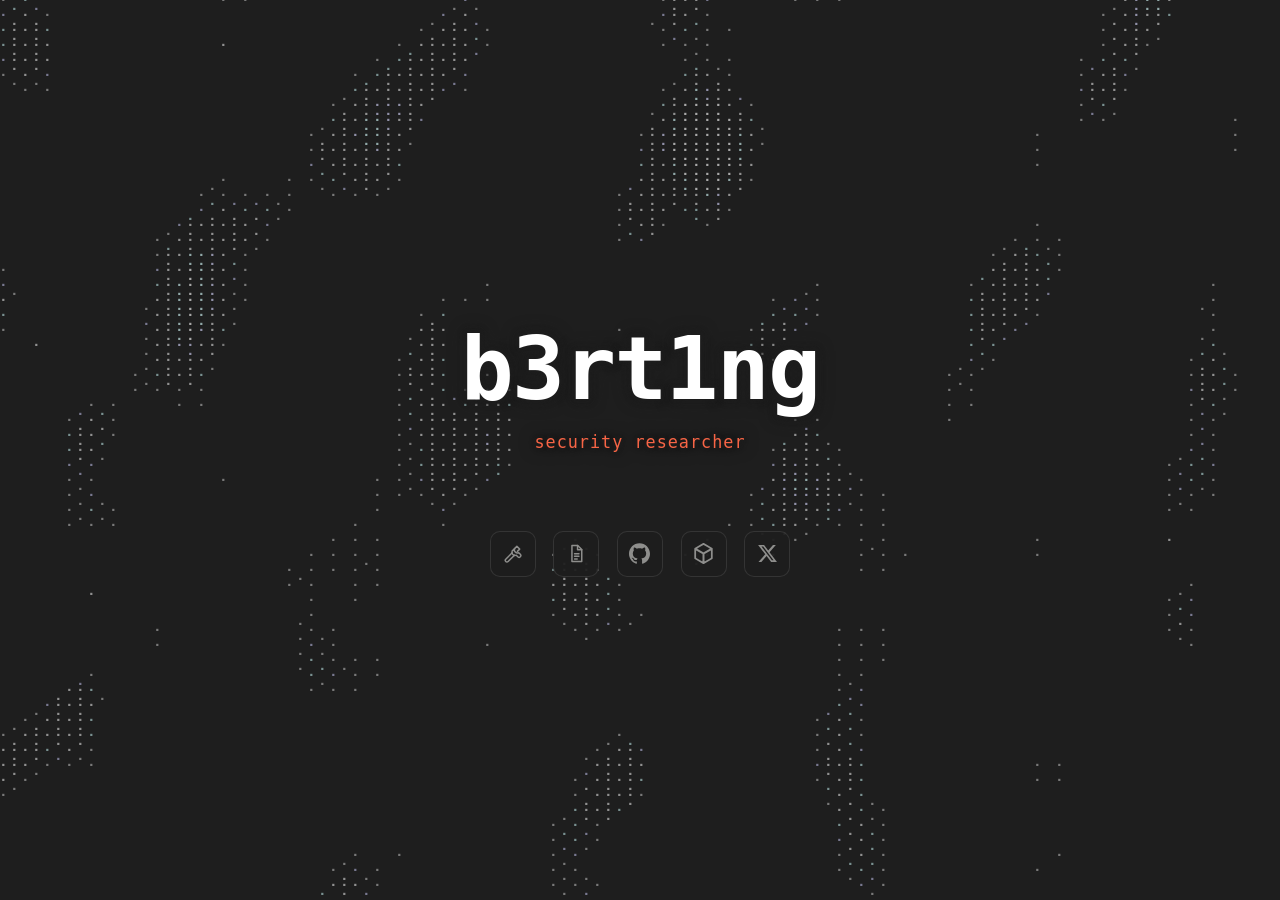
<file: index.html>
<!DOCTYPE html>
<html lang="en">
<head>
<meta charset="UTF-8">
<meta name="viewport" content="width=device-width, initial-scale=1.0">
<title>b3rt1ng</title>
<meta name="description" content="b3rt1ng: security researcher, offensive tool builder, CTF player.">
<link rel="icon" href="/favicon.svg" type="image/svg+xml">
<link rel="stylesheet" href="/css/style.css">
</head>
<body data-scene="wake">

<canvas id="c" aria-hidden="true"></canvas>

<main class="landing">
  <div class="landing__inner">
    <h1 class="landing__name">b3rt1ng</h1>
    <p class="landing__role" id="hero-role"></p>
    <p class="icon-hint" id="icon-hint" aria-hidden="true"></p>
    <nav class="iconrow" id="hero-links" aria-label="Links"></nav>
  </div>
</main>

<script src="/js/koi.js"></script>
<script src="/js/wake.js"></script>
<script src="/js/data.js"></script>
<script src="/js/site.js"></script>
</body>
</html>
</file>
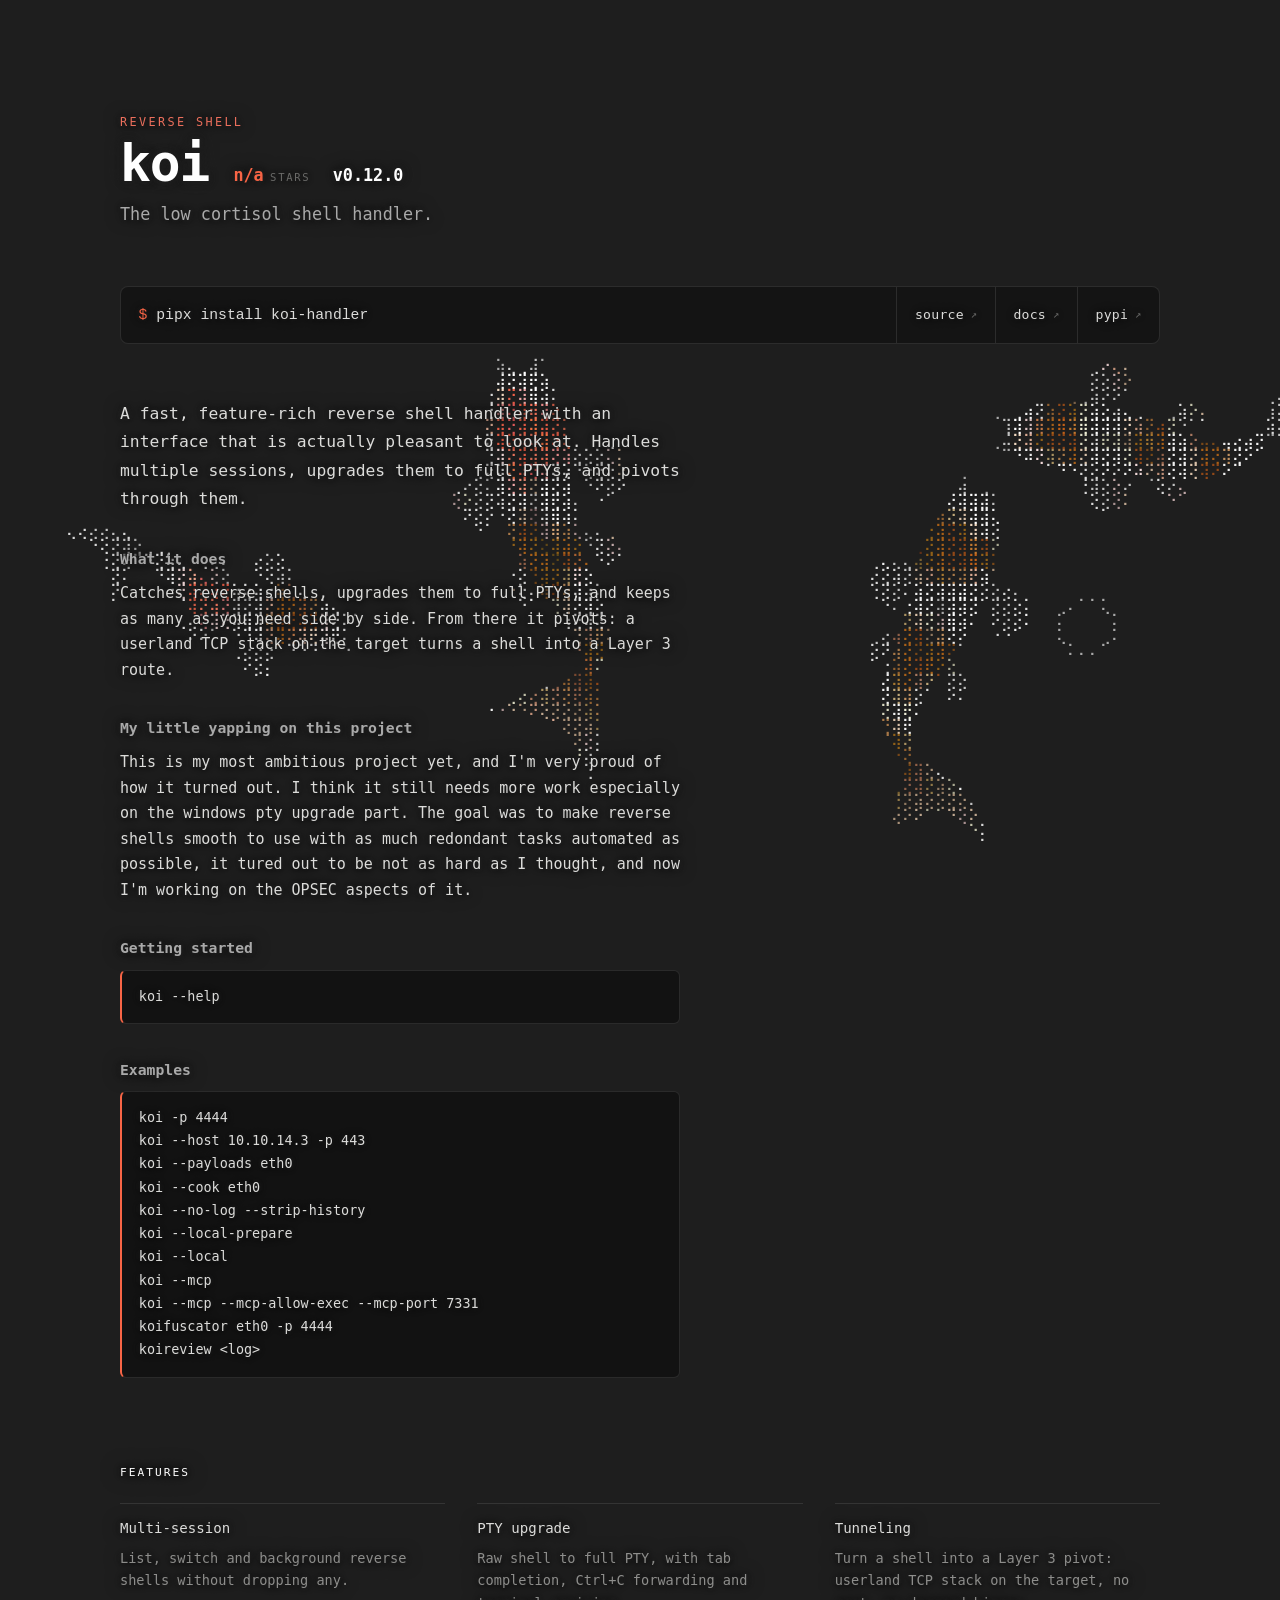
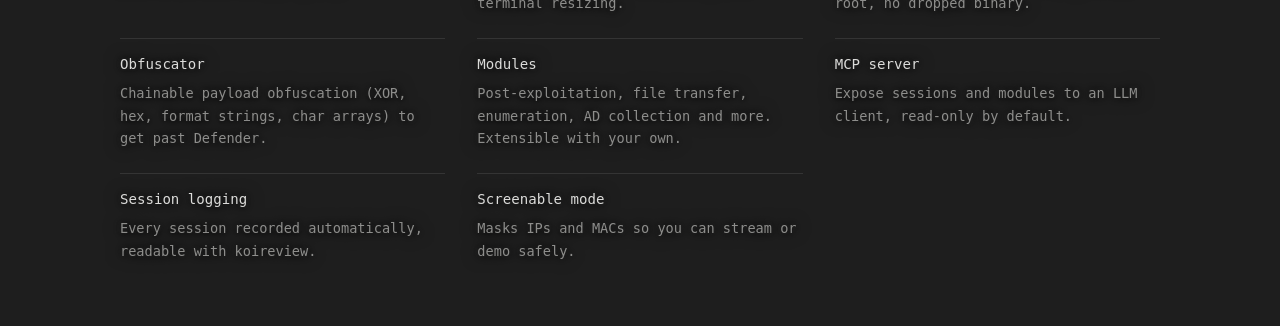
<file: koi/index.html>
<!DOCTYPE html>
<html lang="en">
<head>
<meta charset="UTF-8">
<meta name="viewport" content="width=device-width, initial-scale=1.0">
<title>b3rt1ng tools</title>
<meta name="description" content="Offensive security tooling built by b3rt1ng.">
<link rel="icon" href="/favicon.svg" type="image/svg+xml">
<link rel="stylesheet" href="/css/style.css">
</head>
<body data-scene="wake">

<canvas id="c" aria-hidden="true"></canvas>

<main>
  <section id="tools" class="section section--page">

    <div id="tool-index">
      <div id="tool-grid" class="tool-grid"></div>
    </div>

    <article id="tool-doc" class="tool-page" hidden>
      <header class="tool-hero">
        <div class="tool-hero__id">
          <p id="tool-doc-class" class="tool-hero__class"></p>
          <div class="tool-hero__line">
            <h2 id="tool-doc-name" class="tool-hero__name"></h2>
            <div id="tool-figures" class="tool-figures"></div>
          </div>
          <p id="tool-doc-tagline" class="tool-hero__tagline"></p>
        </div>
      </header>

      <div class="tool-get">
        <pre class="cmd tool-get__cmd"><code id="tool-doc-install"></code></pre>
        <div id="tool-doc-links" class="tool-get__links"></div>
      </div>

      <div class="tool-main">
        <div id="tool-doc-body" class="md tool-about"></div>
        <figure id="tool-demo" class="tool-demo" hidden>

          <img id="tool-demo-img" alt="" referrerpolicy="no-referrer" decoding="async">
        </figure>
      </div>

      <section class="tool-feats">
        <h2 class="tool-feats__head">features</h2>
        <div id="tool-doc-rows" class="feats"></div>
      </section>
    </article>

  </section>
</main>

<script src="/js/koi.js"></script>
<script src="/js/wake.js"></script>
<script src="/js/sigil-art.js"></script>
<script src="/js/octopus.js"></script>
<script src="/js/data.js"></script>
<script src="/js/edge-back.js"></script>
<script src="/js/site.js"></script>
<script src="/js/tools.js"></script>
</body>
</html>
</file>
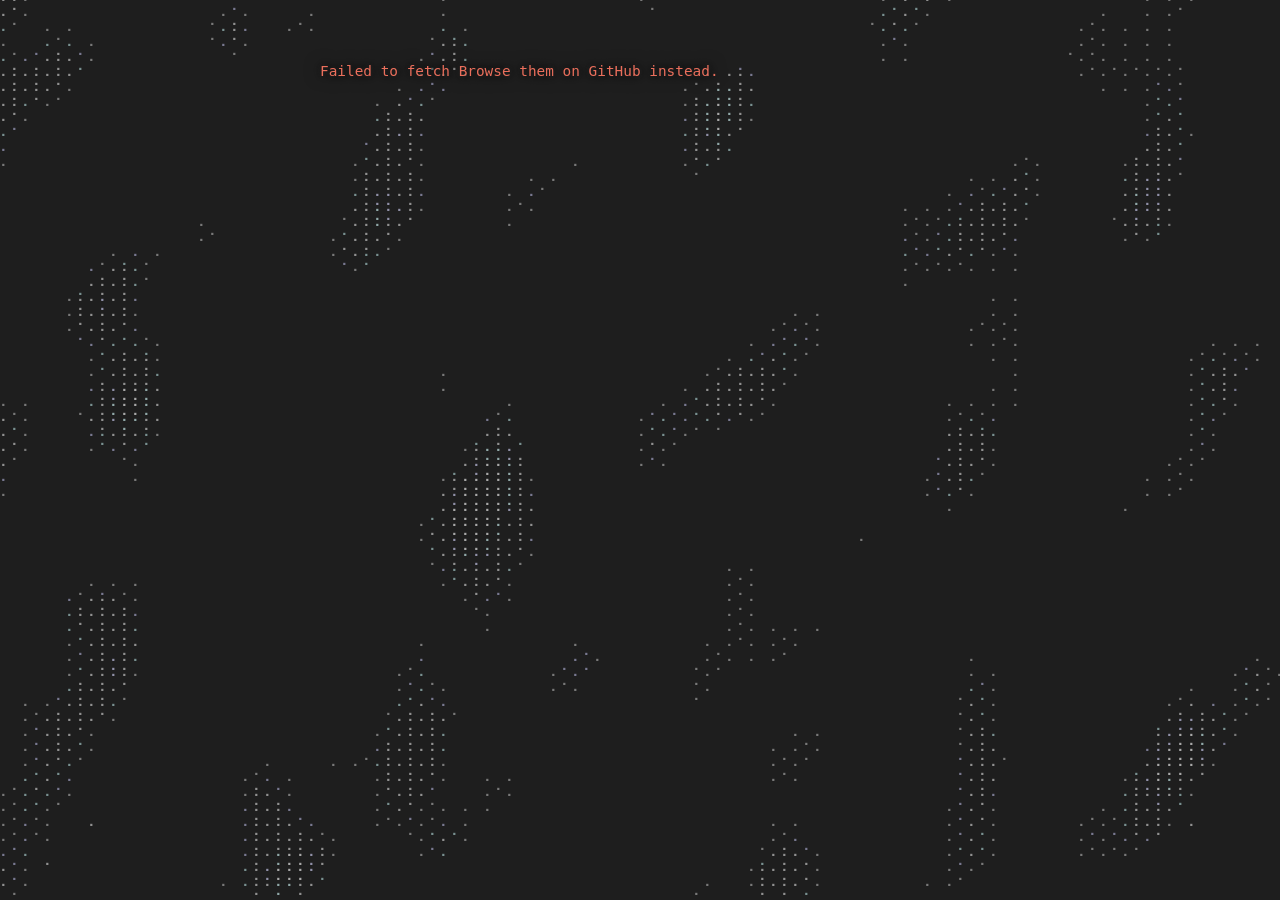
<file: writeups/index.html>
<!DOCTYPE html>
<html lang="en">
<head>
<meta charset="UTF-8">
<meta name="viewport" content="width=device-width, initial-scale=1.0">
<title>b3rt1ng writeups</title>
<meta name="description" content="CTF and HackTheBox writeups, read straight from the GitHub repo.">
<link rel="icon" href="/favicon.svg" type="image/svg+xml">
<link rel="stylesheet" href="/css/style.css">
</head>
<body data-scene="wake">

<canvas id="c" aria-hidden="true"></canvas>

<main class="main--half">
  <section id="writeups" class="section section--page">

    <div id="wu-index">
      <div id="wu-status" class="wu-status">Loading…</div>
      <div id="wu-tree"></div>
    </div>

    <article id="wu-doc" hidden>
      <div class="wu-doc__bar">
        <div id="wu-langs" class="wu-langs"></div>
      </div>
      <header class="wu-doc__head">
        <p id="wu-doc-platform" class="wu-doc__platform"></p>
        <h1 id="wu-doc-title" class="wu-doc__title"></h1>
        <p id="wu-doc-source" class="wu-doc__source"></p>
      </header>
      <div id="wu-doc-body" class="md"></div>
    </article>

  </section>
</main>

<script src="/js/koi.js"></script>
<script src="/js/wake.js"></script>
<script src="/js/vendor/marked.min.js"></script>
<script src="/js/vendor/purify.min.js"></script>
<script src="/js/data.js"></script>
<script src="/js/edge-back.js"></script>
<script src="/js/site.js"></script>
<script src="/js/writeups.js"></script>
</body>
</html>
</file>
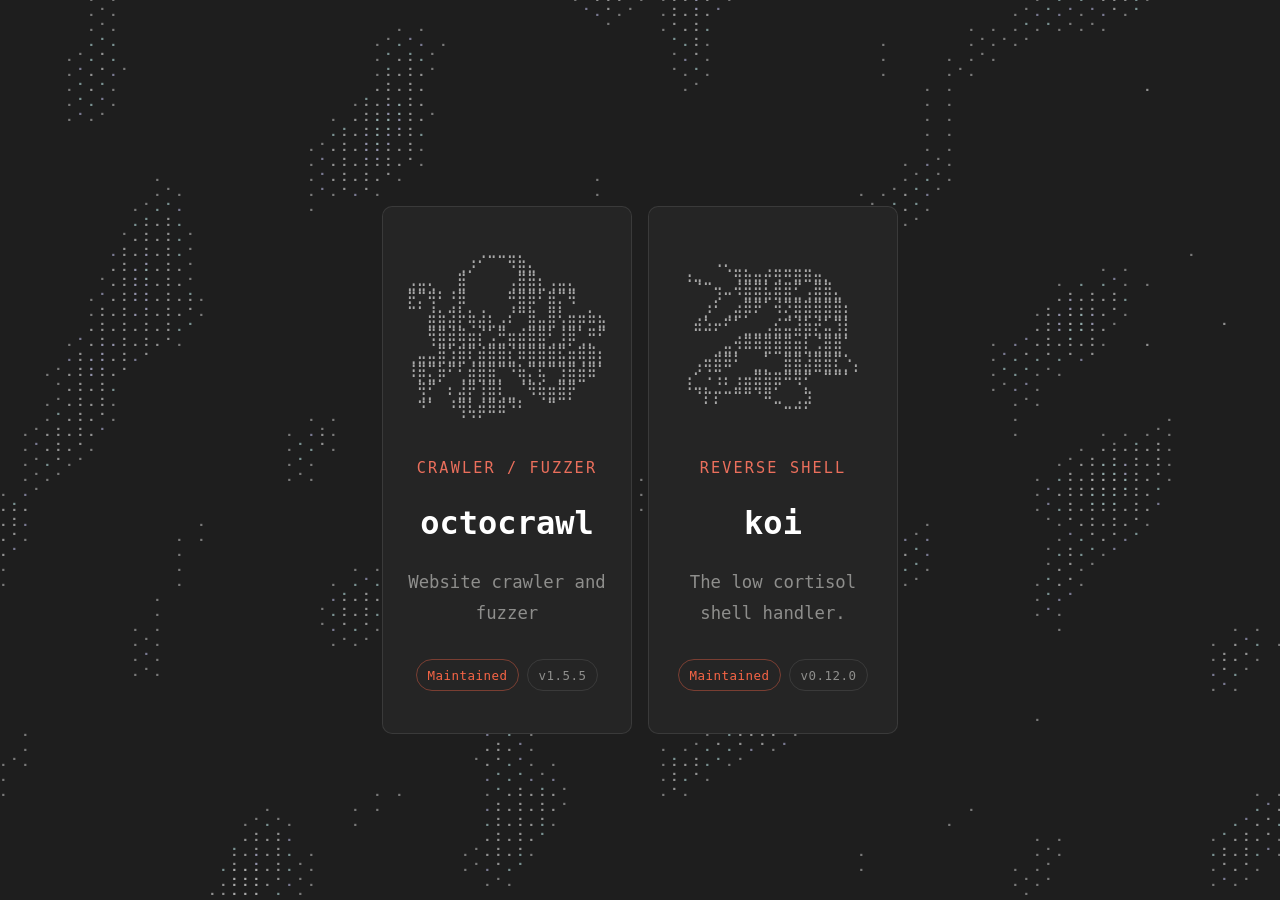
<file: tools.html>
<!DOCTYPE html>
<html lang="en">
<head>
<meta charset="UTF-8">
<meta name="viewport" content="width=device-width, initial-scale=1.0">
<title>b3rt1ng tools</title>
<meta name="description" content="Offensive security tooling built by b3rt1ng.">
<link rel="icon" href="favicon.svg" type="image/svg+xml">
<link rel="stylesheet" href="css/style.css">
</head>
<body data-scene="wake">

<canvas id="c" aria-hidden="true"></canvas>

<main>
  <section id="tools" class="section section--page">

    <div id="tool-index">
      <div id="tool-grid" class="tool-grid"></div>
    </div>

    <article id="tool-doc" class="tool-page" hidden>
      <header class="tool-hero">
        <div class="tool-hero__id">
          <p id="tool-doc-class" class="tool-hero__class"></p>
          <div class="tool-hero__line">
            <h2 id="tool-doc-name" class="tool-hero__name"></h2>
            <div id="tool-figures" class="tool-figures"></div>
          </div>
          <p id="tool-doc-tagline" class="tool-hero__tagline"></p>
        </div>
      </header>

      <div class="tool-get">
        <pre class="cmd tool-get__cmd"><code id="tool-doc-install"></code></pre>
        <div id="tool-doc-links" class="tool-get__links"></div>
      </div>

      <div class="tool-main">
        <div id="tool-doc-body" class="md tool-about"></div>
        <figure id="tool-demo" class="tool-demo" hidden>

          <img id="tool-demo-img" alt="" referrerpolicy="no-referrer" decoding="async">
        </figure>
      </div>

      <section class="tool-feats">
        <h2 class="tool-feats__head">features</h2>
        <div id="tool-doc-rows" class="feats"></div>
      </section>
    </article>

  </section>
</main>

<script src="js/koi.js"></script>
<script src="js/wake.js"></script>
<script src="js/sigil-art.js"></script>
<script src="js/octopus.js"></script>
<script src="js/data.js"></script>
<script src="js/edge-back.js"></script>
<script src="js/site.js"></script>
<script src="js/tools.js"></script>
</body>
</html>
</file>
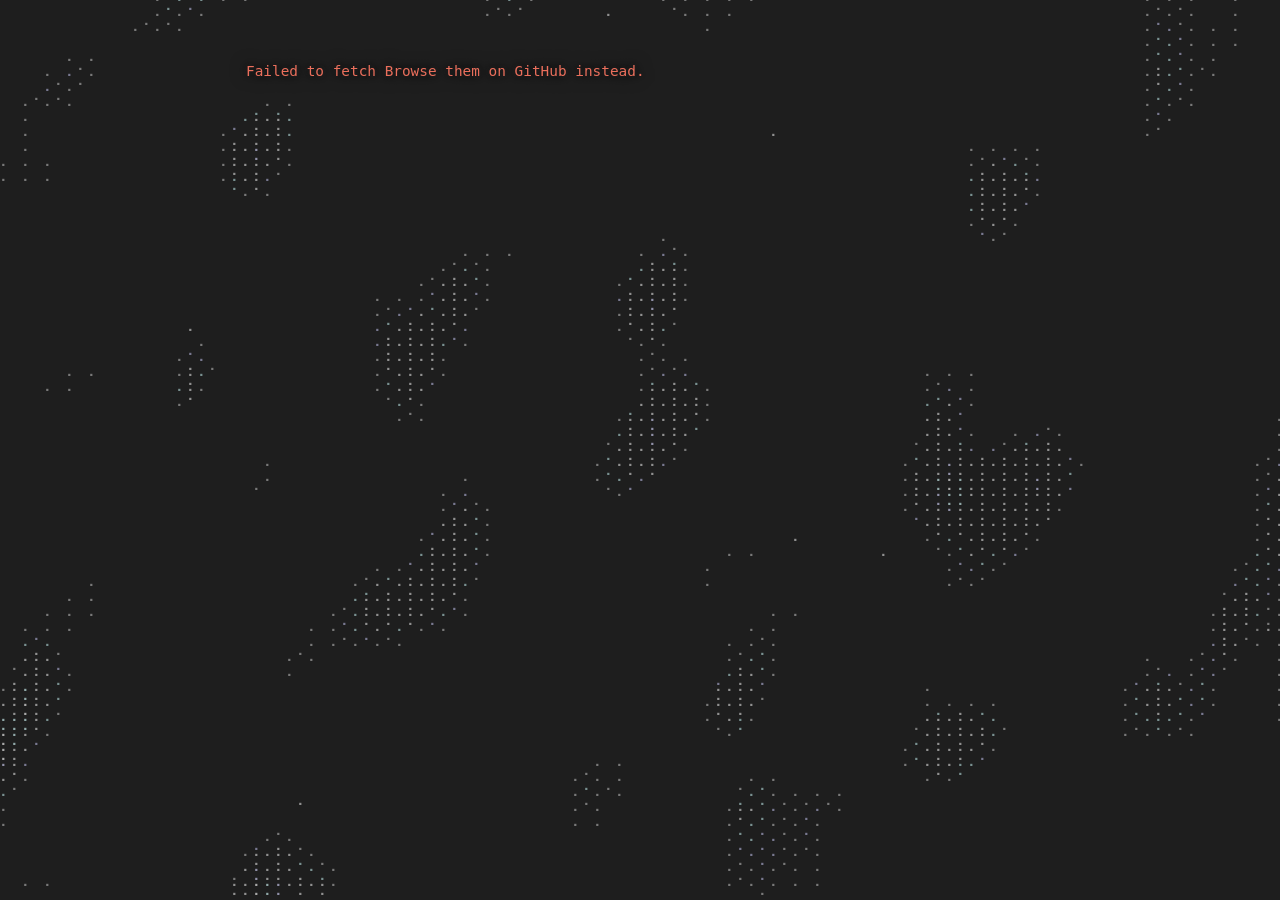
<file: writeups.html>
<!DOCTYPE html>
<html lang="en">
<head>
<meta charset="UTF-8">
<meta name="viewport" content="width=device-width, initial-scale=1.0">
<title>b3rt1ng writeups</title>
<meta name="description" content="CTF and HackTheBox writeups, read straight from the GitHub repo.">
<link rel="icon" href="favicon.svg" type="image/svg+xml">
<link rel="stylesheet" href="css/style.css">
</head>
<body data-scene="wake">

<canvas id="c" aria-hidden="true"></canvas>

<main>
  <section id="writeups" class="section section--page">

    <div id="wu-index">
      <div id="wu-status" class="wu-status">Loading…</div>
      <div id="wu-tree"></div>
    </div>

    <article id="wu-doc" hidden>
      <div class="wu-doc__bar">
        <div id="wu-langs" class="wu-langs"></div>
      </div>
      <header class="wu-doc__head">
        <p id="wu-doc-platform" class="wu-doc__platform"></p>
        <h1 id="wu-doc-title" class="wu-doc__title"></h1>
        <p id="wu-doc-source" class="wu-doc__source"></p>
      </header>
      <div id="wu-doc-body" class="md"></div>
    </article>

  </section>
</main>

<script src="js/koi.js"></script>
<script src="js/wake.js"></script>
<script src="js/vendor/marked.min.js"></script>
<script src="js/vendor/purify.min.js"></script>
<script src="js/data.js"></script>
<script src="js/edge-back.js"></script>
<script src="js/site.js"></script>
<script src="js/writeups.js"></script>
</body>
</html>
</file>
<file: css/style.css>
:root {
  --pumpkin: #f86546;
  --coral:   #eb6f5c;
  --umber:   #7b3e00;
  --silver:  #a9a9a9;
  --blue:    #76f1f5;

  --bg:      #1e1e1e;

  --panel:   #252525;
  --line:    rgba(169, 169, 169, 0.16);

  --halo: 0 0 4px var(--bg), 0 0 9px var(--bg), 0 0 17px var(--bg);

  --text:    #dcdcda;
  --dim:     #8e8e8c;
  --faint:   #6a6a68;

  --mono: "DejaVu Sans Mono", "JetBrains Mono", "Fira Code",
          "Liberation Mono", Menlo, Consolas, monospace;

  --col: 820px;

  --gutter-wide: max(clamp(1rem, 6vw, 4rem), calc(50vw - 520px));
}

*, *::before, *::after { box-sizing: border-box; }

[hidden] { display: none !important; }

html {
  scroll-behavior: smooth;
  -webkit-text-size-adjust: 100%;
}

body {
  margin: 0;
  min-height: 100%;
  background: var(--bg);
  color: var(--text);
  font-family: var(--mono);
  font-size: 15px;
  line-height: 1.7;
  overflow-x: hidden;
}

a { color: var(--coral); text-decoration: none; }
a:hover { color: var(--pumpkin); }
a:focus-visible,
button:focus-visible,
summary:focus-visible {
  outline: 2px solid var(--blue);
  outline-offset: 3px;
  border-radius: 2px;
}

.accent { color: var(--pumpkin); }

.landing__name, .landing__role, .icon-hint, .tool-page {
  text-shadow: var(--halo);
}

#c {
  position: fixed;
  inset: 0;
  display: block;
  z-index: 0;

  opacity: 0;
  transition: opacity 0.42s ease;
}
#c.is-in { opacity: 1; }

@media (prefers-reduced-motion: reduce) {
  #c { opacity: 1; transition: none; }
}

main {
  position: relative;
  z-index: 2;
  max-width: var(--col);
  margin: 0 auto;
  padding: 0 1rem;
}

.main--half {
  width: min(100% - 2rem, max(34rem, 50vw));
  max-width: none;
  padding: 0;
}

.section {
  padding: clamp(3.5rem, 9vw, 6rem) 0 0;
  scroll-margin-top: 1rem;
}

.landing {
  min-height: 100svh;
  display: grid;
  place-items: center;
  padding: 2rem 1rem;
  max-width: none;
}

.landing__inner { text-align: center; }

.landing__name {
  margin: 0;
  font-size: clamp(2.8rem, 13vw, 5.5rem);
  line-height: 1.05;
  letter-spacing: -0.02em;
  color: #fff;
}

.landing__role {
  margin: 0.8rem 0 0;
  color: var(--pumpkin);
  font-size: clamp(0.85rem, 3vw, 1.05rem);
  letter-spacing: 0.06em;
}

.role__part { white-space: nowrap; }
.role__sep  { margin: 0 0.2em; opacity: 0.5; }

.role--cycle {
  white-space: nowrap;
  transition: opacity 0.42s ease, transform 0.42s ease;
}
.role--cycle.is-out  { opacity: 0; transform: translateX(26px); }
.role--cycle.is-in   { opacity: 0; transform: translateX(-26px); }
.role--cycle.is-skip { transition: none; }

.icon-hint {
  margin: clamp(1.8rem, 5vw, 2.6rem) 0 0;
  min-height: 1.7em;
  font-size: 0.78rem;
  letter-spacing: 0.07em;
  white-space: nowrap;
  opacity: 0;
  transform: translateY(5px);
  transition: opacity 0.2s ease, transform 0.2s ease;
  pointer-events: none;
}
.icon-hint.is-on { opacity: 1; transform: translateY(0); }
.icon-hint__name { color: var(--pumpkin); }
.icon-hint__sep  { color: var(--faint); margin: 0 0.45em; }
.icon-hint__to   { color: var(--silver); }

.iconrow {
  display: flex;
  justify-content: center;
  gap: clamp(0.6rem, 3vw, 1.1rem);
  margin-top: 0.7rem;
}

.iconrow a {
  display: grid;
  place-items: center;
  width: 46px;
  height: 46px;
  border: 1px solid var(--line);
  border-radius: 10px;
  background: rgba(30, 30, 30, 0.94);

  color: var(--dim);
  transition: color 0.16s ease, border-color 0.16s ease, background 0.16s ease;
}
.iconrow a:hover,
.iconrow a:focus-visible {
  color: var(--pumpkin);
  border-color: rgba(248, 101, 70, 0.5);
  background: rgba(48, 33, 28, 0.95);
}
.iconrow svg { width: 21px; height: 21px; display: block; }

.chip {
  font-size: 0.74rem;
  letter-spacing: 0.04em;
  color: var(--dim);
  border: 1px solid var(--line);
  border-radius: 999px;
  padding: 0.12rem 0.62rem;
  white-space: nowrap;
}
.chip--on {
  color: var(--pumpkin);
  border-color: rgba(248, 101, 70, 0.4);
}

pre.cmd {
  margin: 0 0 1.4rem;
  padding: 0.7rem 0.95rem;
  background: rgba(0, 0, 0, 0.32);
  border: 1px solid var(--line);
  border-radius: 6px;
  overflow-x: auto;
  font-size: 0.85rem;
  color: var(--text);
}
pre.cmd code::before { content: '$ '; color: var(--pumpkin); }

@media (max-width: 560px) {
  body { font-size: 14px; }
}

@media (prefers-reduced-motion: reduce) {
  html { scroll-behavior: auto; }
  .iconrow a,
  .icon-hint { transition: none; }
}

.edge-back {
  position: fixed;
  top: 0.9rem;
  left: 0.9rem;
  z-index: 6;
  display: grid;
  place-items: center;
  margin: 0;
  padding: 0.45rem 0.85rem;
  border: 1px solid var(--line);
  border-radius: 999px;
  background: var(--panel);
  font: inherit;
  color: var(--text);
  cursor: pointer;
}

.edge-back--right { display: none; }

.edge-back--left  { --dir: -1; }
.edge-back--right { --dir: 1; }

.edge-back.is-hint { animation: edge-hint 2.2s ease-in-out; }
.edge-back.is-hint .edge-back__label { animation: edge-hint-swing 2.2s ease-in-out; }

@keyframes edge-hint {
  0%   { opacity: 0; }
  16%  { opacity: 0.9; }
  70%  { opacity: 0.9; }
  100% { opacity: 0; }
}

@keyframes edge-hint-swing {
  0%, 100% { transform: translateX(0); }
  24%      { transform: translateX(calc(var(--dir) * 10px)); }
  44%      { transform: translateX(calc(var(--dir) * -4px)); }
  64%      { transform: translateX(calc(var(--dir) * 8px)); }
  84%      { transform: translateX(calc(var(--dir) * -2px)); }
}

@media (prefers-reduced-motion: reduce) {
  .edge-back.is-hint,
  .edge-back.is-hint .edge-back__label { animation: none; }
}

.edge-back.is-edge {
  top: 0;
  bottom: 0;
  left: auto;
  right: auto;
  width: clamp(88px, 10vw, 150px);
  padding: 0;
  border: 0;
  border-radius: 0;
  background: none;
  opacity: var(--glow, 0);
  transition: opacity 0.22s ease;

  pointer-events: none;
}

.edge-back--left.is-edge  { left: 0; }
.edge-back--right.is-edge { right: 0; display: grid; }
.edge-back.is-edge.is-live { pointer-events: auto; }

.edge-back.is-edge::before {
  content: '';
  position: absolute;
  inset: 0;
  pointer-events: none;
  background: radial-gradient(72% 58% at 0% 50%,
              rgba(248, 101, 70, 0.44), rgba(248, 101, 70, 0.13) 45%, transparent 76%);
}
.edge-back--right.is-edge::before {
  background: radial-gradient(72% 58% at 100% 50%,
              rgba(248, 101, 70, 0.44), rgba(248, 101, 70, 0.13) 45%, transparent 76%);
}

.edge-back.is-edge::after {
  content: '';
  position: absolute;
  top: 14%;
  bottom: 14%;
  width: 2px;
  pointer-events: none;
  background: linear-gradient(to bottom, transparent, var(--pumpkin), transparent);
}
.edge-back--left.is-edge::after  { left: 0; }
.edge-back--right.is-edge::after { right: 0; }

.edge-back__label {
  position: relative;
  font-size: 0.78rem;
  letter-spacing: 0.1em;
  color: #fff;
  font-weight: 700;

  text-shadow: 0 0 2px var(--bg), 0 0 4px var(--bg), 0 0 8px var(--bg),
               0 0 14px var(--bg), 0 0 22px var(--bg);
  white-space: nowrap;
}

.edge-back.is-edge:focus-visible {
  opacity: 1;
  pointer-events: auto;
}
.edge-back:focus-visible { outline: none; }

.edge-back:focus-visible .edge-back__label {
  text-decoration: underline;
  text-underline-offset: 0.35em;
}

@media (prefers-reduced-motion: reduce) {
  .edge-back.is-edge { transition: none; }
}

.section--page {
  padding-top: clamp(1.5rem, 5vw, 2.5rem);
  min-height: 100svh;
}

.wu-status,
.wu-error {
  padding: 1.2rem 0;
  font-size: 0.9rem;
  color: var(--dim);
  text-shadow: var(--halo);
}
.wu-error { color: var(--coral); }

.wu-group { margin: 0 0 2.5rem; }

.wu-group__head {
  display: flex;
  align-items: center;
  gap: 0.7rem;
  margin: 0 0 0.9rem;
  font-size: 0.82rem;
  font-weight: 700;
  letter-spacing: 0.14em;
  text-transform: uppercase;
  color: var(--pumpkin);
  text-shadow: var(--halo);
}
.wu-group__count {
  font-weight: 400;
  letter-spacing: 0;
  color: var(--faint);
  background: var(--panel);
  border: 1px solid var(--line);
  border-radius: 999px;
  padding: 0 0.5rem;
  font-size: 0.72rem;
}

.wu-grid {
  display: grid;
  grid-template-columns: repeat(auto-fill, minmax(216px, 1fr));
  gap: 0.8rem;
}

.wu-card {
  display: flex;
  flex-direction: column;
  gap: 0.6rem;
  padding: 0.95rem 1.05rem;
  border: 1px solid var(--pumpkin);
  border-radius: 8px;
  background: var(--panel);
  color: var(--text);
  transition: background 0.16s ease, transform 0.16s ease, box-shadow 0.16s ease;
}
.wu-card:hover {
  color: #fff;
  background: #2e2420;
  transform: translateY(-2px);
  box-shadow: 0 0 0 1px var(--pumpkin), 0 6px 18px rgba(0, 0, 0, 0.35);
}

.wu-card__name {
  font-size: 0.95rem;
  line-height: 1.35;
  word-break: break-word;
}

.wu-card__langs { display: flex; flex-wrap: wrap; gap: 0.3rem; }

.wu-lang {
  font-size: 0.66rem;
  letter-spacing: 0.08em;
  text-transform: uppercase;
  color: var(--faint);
  border: 1px solid var(--line);
  border-radius: 3px;
  padding: 0 0.32rem;
}
.wu-card:hover .wu-lang { color: var(--silver); border-color: rgba(248, 101, 70, 0.4); }

#wu-doc {
  background: var(--panel);
  border: 1px solid var(--line);
  border-radius: 10px;
  padding: clamp(1.1rem, 4vw, 2.2rem);
}

.wu-doc__bar {
  display: flex;
  flex-wrap: wrap;
  gap: 0.75rem 1rem;
  align-items: center;
  justify-content: space-between;
  padding-bottom: 1rem;
  border-bottom: 1px solid var(--line);
}

.wu-langs { display: flex; gap: 0.4rem; }
.wu-lang-tab {
  font-size: 0.76rem;
  color: var(--dim);
  border: 1px solid var(--line);
  border-radius: 4px;
  padding: 0.1rem 0.55rem;
}
.wu-lang-tab:hover { color: var(--text); border-color: var(--silver); }
.wu-lang-tab.is-on {
  color: var(--pumpkin);
  border-color: rgba(248, 101, 70, 0.5);
  background: rgba(248, 101, 70, 0.07);
}

.wu-doc__head { padding: 1.6rem 0 1.2rem; }
.wu-doc__platform {
  margin: 0;
  font-size: 0.74rem;
  letter-spacing: 0.16em;
  text-transform: uppercase;
  color: var(--coral);
}
.wu-doc__title {
  margin: 0.35rem 0 0;
  font-size: clamp(1.4rem, 5vw, 2rem);
  line-height: 1.2;
  color: #fff;
}
.wu-doc__source {
  margin: 0.6rem 0 0;
  font-size: 0.75rem;
  color: var(--faint);
}
.wu-doc__source a { color: var(--faint); text-decoration: underline; }
.wu-doc__source a:hover { color: var(--coral); }

.main--half .md { max-width: none; }

.md {
  max-width: 74ch;
  border-top: 1px solid var(--line);
  padding-top: 1.6rem;
}

.md > :first-child { margin-top: 0; }

.md h1, .md h2, .md h3, .md h4, .md h5, .md h6 {
  margin: 2.2rem 0 0.8rem;
  line-height: 1.3;
  color: #fff;
}
.md h1 { font-size: 1.5rem; }
.md h2 {
  font-size: 1.18rem;
  color: var(--pumpkin);
  padding-bottom: 0.35rem;
  border-bottom: 1px solid var(--line);
}
.md h3 { font-size: 1.02rem; color: var(--coral); }
.md h4, .md h5, .md h6 { font-size: 0.92rem; color: var(--silver); }

.md p { margin: 0 0 1.05rem; }
.md a { text-decoration: underline; text-underline-offset: 2px; }

.md ul, .md ol { margin: 0 0 1.05rem; padding-left: 1.3rem; }
.md li { margin: 0 0 0.35rem; }
.md li::marker { color: var(--umber); }
.md li > ul, .md li > ol { margin-top: 0.35rem; }

.md code {
  font-family: var(--mono);
  font-size: 0.86em;
  background: rgba(0, 0, 0, 0.35);
  border: 1px solid var(--line);
  border-radius: 3px;
  padding: 0.05em 0.32em;
  color: var(--coral);
  word-break: break-word;
}

.md pre {
  margin: 0 0 1.3rem;
  padding: 0.9rem 1.05rem;
  background: rgba(0, 0, 0, 0.38);
  border: 1px solid var(--line);
  border-left: 2px solid var(--pumpkin);
  border-radius: 6px;
  overflow-x: auto;
  line-height: 1.55;
}
.md pre code {
  background: none;
  border: 0;
  padding: 0;
  color: var(--text);
  font-size: 0.84rem;
  word-break: normal;
  white-space: pre;
}

.md blockquote {
  margin: 0 0 1.2rem;
  padding: 0.1rem 0 0.1rem 1rem;
  border-left: 2px solid var(--umber);
  color: var(--dim);
}
.md blockquote p:last-child { margin-bottom: 0; }

.md img {
  display: block;
  max-width: 100%;
  height: auto;
  margin: 0.4rem 0 1.3rem;
  border-radius: 6px;
}

.md hr {
  margin: 2rem 0;
  border: 0;
  height: 1px;
  background: linear-gradient(90deg, var(--pumpkin), transparent);
}

.md table {
  width: 100%;
  margin: 0 0 1.3rem;
  border-collapse: collapse;
  font-size: 0.86rem;
  display: block;
  overflow-x: auto;
}
.md th, .md td {
  border: 1px solid var(--line);
  padding: 0.4rem 0.7rem;
  text-align: left;
}
.md th { color: var(--pumpkin); font-weight: 700; }

.md kbd {
  font-family: var(--mono);
  font-size: 0.8em;
  border: 1px solid var(--line);
  border-bottom-width: 2px;
  border-radius: 4px;
  padding: 0.05em 0.35em;
}

@media (max-width: 560px) {
  .wu-grid { grid-template-columns: 1fr 1fr; gap: 0.6rem; }
  .wu-card { padding: 0.8rem 0.85rem; }
  #wu-doc { padding: 1rem 0.85rem; }
}

#tool-index {
  display: flex;
  flex-direction: column;
  justify-content: center;
  min-height: calc(100svh - clamp(1.5rem, 5vw, 2.5rem));
}

.tool-grid {
  display: grid;

  grid-template-columns: repeat(auto-fit, minmax(178px, 250px));
  justify-content: center;
  gap: 1rem;
}

.tool-card {
  position: relative;
  display: flex;
  flex-direction: column;
  align-items: center;
  text-align: center;

  gap: 1.5rem;
  padding: 2.8rem 1.3rem 2.6rem;
  border: 1px solid var(--line);
  border-radius: 10px;
  background: var(--panel);
  color: var(--text);
  overflow: hidden;
  transition: transform 0.18s ease, border-color 0.18s ease, box-shadow 0.18s ease;
}

.tool-card::after {
  content: '';
  position: absolute;
  inset: auto 0 0 0;
  height: 70%;
  background: linear-gradient(to top, rgba(248, 101, 70, 0.09), transparent);
  opacity: 0;
  transition: opacity 0.18s ease;
  pointer-events: none;
}

.tool-card:hover,
.tool-card:focus-visible {
  color: var(--text);
  transform: translateY(-4px);
  border-color: var(--pumpkin);
  box-shadow: 0 10px 26px rgba(0, 0, 0, 0.45);
}
.tool-card:hover::after,
.tool-card:focus-visible::after { opacity: 1; }

.tool-card__sigil {
  display: grid;
  place-items: center;
  height: 10.4rem;
  margin: 0 0 0.9rem;
  font-size: 1.45rem;
  line-height: 1;
  letter-spacing: 0.04em;
  color: var(--silver);
  /* Composed from two variables rather than written out: `transform` is a
     single property, so a hover rule that sets it replaces the stretch
     instead of adding to it, and the art collapses to its natural height. */
  --stretch: 1;
  --pop: 1;
  transform: scale(var(--pop)) scaleY(var(--stretch));
  transition: color 0.18s ease, transform 0.18s ease;
}

/* Taller without being wider: scaling the font would do both, so the glyphs
   are stretched on the Y axis alone. line-height cannot do this either, since
   it would open gaps between the braille rows and break the picture up. */
.tool-card__sigil--art {
  font-size: 0.82rem;
  letter-spacing: 0;
  --stretch: 1.38;
}
.tool-card:hover .tool-card__sigil {
  color: var(--pumpkin);
  --pop: 1.06;
}

.tool-card__class {
  font-size: 0.95rem;
  line-height: 1.5;
  letter-spacing: 0.14em;
  text-transform: uppercase;
  color: var(--coral);
}

.tool-card__name {
  margin: 0;
  font-size: 2rem;
  line-height: 1.25;
  font-weight: 700;
  color: #fff;
}

.tool-card__tagline {
  margin: 0;
  font-size: 1.08rem;
  line-height: 1.75;
  color: var(--dim);
}

.tool-card__foot {
  display: flex;
  flex-wrap: wrap;
  justify-content: center;
  gap: 0.45rem;
  margin-top: 0.45rem;
}

/* Sized against the longest pair, not the first one that fit: koi's v0.12.0
   is a character wider than octocrawl's v1.5.5 and was enough to wrap. */
.tool-card__foot .chip {
  font-size: 0.78rem;
  padding: 0.28rem 0.68rem;
}

.tool-page {
  width: 100vw;
  margin-left: calc(50% - 50vw);

  padding: clamp(2.5rem, 7vw, 4.5rem) var(--gutter-wide) 4rem;
}

.tool-hero {
  display: flex;
  flex-wrap: wrap;
  align-items: center;
  gap: clamp(1.1rem, 4vw, 2.4rem);
  padding-bottom: 2rem;
}

.tool-hero__id { flex: 1 1 16rem; }

.tool-hero__class {
  margin: 0;
  font-size: 0.74rem;
  letter-spacing: 0.2em;
  text-transform: uppercase;
  color: var(--coral);
}

.tool-hero__name {
  margin: 0.3rem 0 0;
  font-size: clamp(2rem, 7vw, 3.2rem);
  line-height: 1.05;
  letter-spacing: -0.02em;
  color: #fff;
}

.tool-hero__tagline {
  margin: 0.6rem 0 0;
  color: var(--silver);
  font-size: clamp(0.9rem, 2.4vw, 1.05rem);
  max-width: 48ch;
}

.tool-hero__line {
  display: flex;
  flex-wrap: wrap;
  align-items: baseline;
  gap: 0.2rem 1.5rem;
}

.tool-figures {
  display: flex;
  flex-wrap: wrap;
  gap: 1.4rem;
}

.figure {
  display: flex;
  align-items: baseline;
  gap: 0.4rem;
}

.figure__v {
  font-size: 1.05rem;
  font-weight: 700;
  color: #fff;
  line-height: 1.1;
}
.figure--live .figure__v { color: var(--pumpkin); }

.figure__k {
  font-size: 0.66rem;
  letter-spacing: 0.16em;
  text-transform: uppercase;
  color: var(--faint);
}

.tool-get {
  display: flex;
  flex-wrap: wrap;
  align-items: stretch;
  margin: 1.6rem 0 0;
  border: 1px solid var(--line);
  border-radius: 8px;
  background: rgba(0, 0, 0, 0.32);
  overflow: hidden;
}

pre.tool-get__cmd {
  flex: 1 1 20rem;
  margin: 0;
  padding: 0.95rem 1.1rem;
  border: 0;
  border-radius: 0;
  background: none;
  font-size: 0.92rem;
}

.tool-get__links { display: flex; flex-wrap: wrap; }

.tool-link {
  display: inline-flex;
  align-items: center;
  gap: 0.42rem;
  padding: 0.95rem 1.1rem;
  border-left: 1px solid var(--line);
  background: none;
  font-size: 0.82rem;
  letter-spacing: 0.02em;
  color: var(--text);
  transition: color 0.18s ease, background 0.18s ease;
}

.tool-link::after {
  content: '↗';
  font-size: 0.8em;
  color: var(--faint);
  transition: color 0.18s ease, transform 0.18s ease;
}

.tool-link:hover,
.tool-link:focus-visible {
  color: var(--pumpkin);
  background: rgba(248, 101, 70, 0.08);
}
.tool-link:hover::after,
.tool-link:focus-visible::after {
  color: var(--pumpkin);
  transform: translate(1px, -1px);
}

.tool-main {
  display: grid;
  grid-template-columns: minmax(0, 62ch) minmax(0, 1fr);
  align-items: start;
  gap: clamp(1.5rem, 4vw, 3rem);
  margin-top: clamp(2rem, 6vw, 3.5rem);
}

.tool-demo {
  margin: 0;
  border: 1px solid var(--line);
  border-radius: 8px;
  overflow: hidden;
  background: var(--panel);
  line-height: 0;
}
.tool-demo img {
  display: block;
  width: 100%;
  height: auto;
}

@media (max-width: 900px) {
  .tool-main { grid-template-columns: minmax(0, 1fr); }
  .tool-demo { max-width: 40rem; }
}

.tool-about {
  border-top: 0;
  padding-top: 0;
  max-width: 62ch;
}
.tool-about__lede {
  font-size: 1.02rem;
  line-height: 1.75;
  color: var(--text);
}

.tool-feats { margin-top: clamp(2.5rem, 7vw, 4rem); }

.tool-feats__head {
  margin: 0 0 1.3rem;
  font-size: 0.7rem;
  font-weight: 400;
  letter-spacing: 0.18em;
  text-transform: uppercase;
  color: #fff;
  text-shadow: 0 0 2px var(--bg), 0 0 4px var(--bg), 0 0 8px var(--bg),
               0 0 14px var(--bg), 0 0 22px var(--bg);
}

.feats {
  display: grid;
  grid-template-columns: repeat(auto-fit, minmax(15rem, 1fr));
  gap: 1.5rem 2rem;
}

.feat {
  border-top: 1px solid var(--line);
  padding-top: 0.85rem;
}
.feat__k {
  display: block;
  margin-bottom: 0.35rem;
  font-size: 0.88rem;
  color: var(--text);
  text-shadow: var(--halo);
}
.feat__v {
  display: block;
  font-size: 0.85rem;
  line-height: 1.65;
  color: var(--dim);
  text-shadow: var(--halo);
}

@media (max-width: 560px) {
  .tool-grid { grid-template-columns: 1fr 1fr; gap: 0.7rem; }
  .tool-card { padding: 1.1rem 0.7rem 1rem; }
  .tool-card__name { font-size: 1.12rem; }
  .tool-card__tagline { display: none; }
  /* The eyebrow is the widest line on a card; at the desktop size it would
     not fit the ~168px a phone leaves inside one. */
  .tool-card__class { font-size: 0.68rem; }
  .tool-card__foot .chip { font-size: 0.66rem; padding: 0.24rem 0.56rem; }
  /* Two cards on a phone leave about 168px inside one; the desktop art is
     192px wide and would push the card out of its track. */
  .tool-card__sigil { height: 8rem; }
  /* A phone's card has only 1.1rem of padding above the art, less than the
     half-growth a 1.38 stretch spills past the box, so it was being clipped. */
  .tool-card__sigil--art { font-size: 0.62rem; --stretch: 1.2; }
}

@media (prefers-reduced-motion: reduce) {
  .tool-card, .tool-card__sigil, .tool-card::after { transition: none; }
  .tool-link, .tool-link::after { transition: none; }
  .tool-card:hover, .tool-card:focus-visible { transform: none; }
  .tool-card:hover .tool-card__sigil { --pop: 1; }
}

@keyframes tool-enter {
  from { opacity: 0; transform: translateY(16px) scale(0.985); }
  to   { opacity: 1; transform: none; }
}
@keyframes grid-enter {
  from { opacity: 0; transform: translateY(-10px); }
  to   { opacity: 1; transform: none; }
}

.tool-page.is-entering  { animation: tool-enter 0.34s cubic-bezier(0.2, 0, 0.1, 1); }
#tool-index.is-entering { animation: grid-enter 0.26s ease-out; }

@media (prefers-reduced-motion: reduce) {
  .tool-page.is-entering,
  #tool-index.is-entering { animation: none; }
}
</file>
